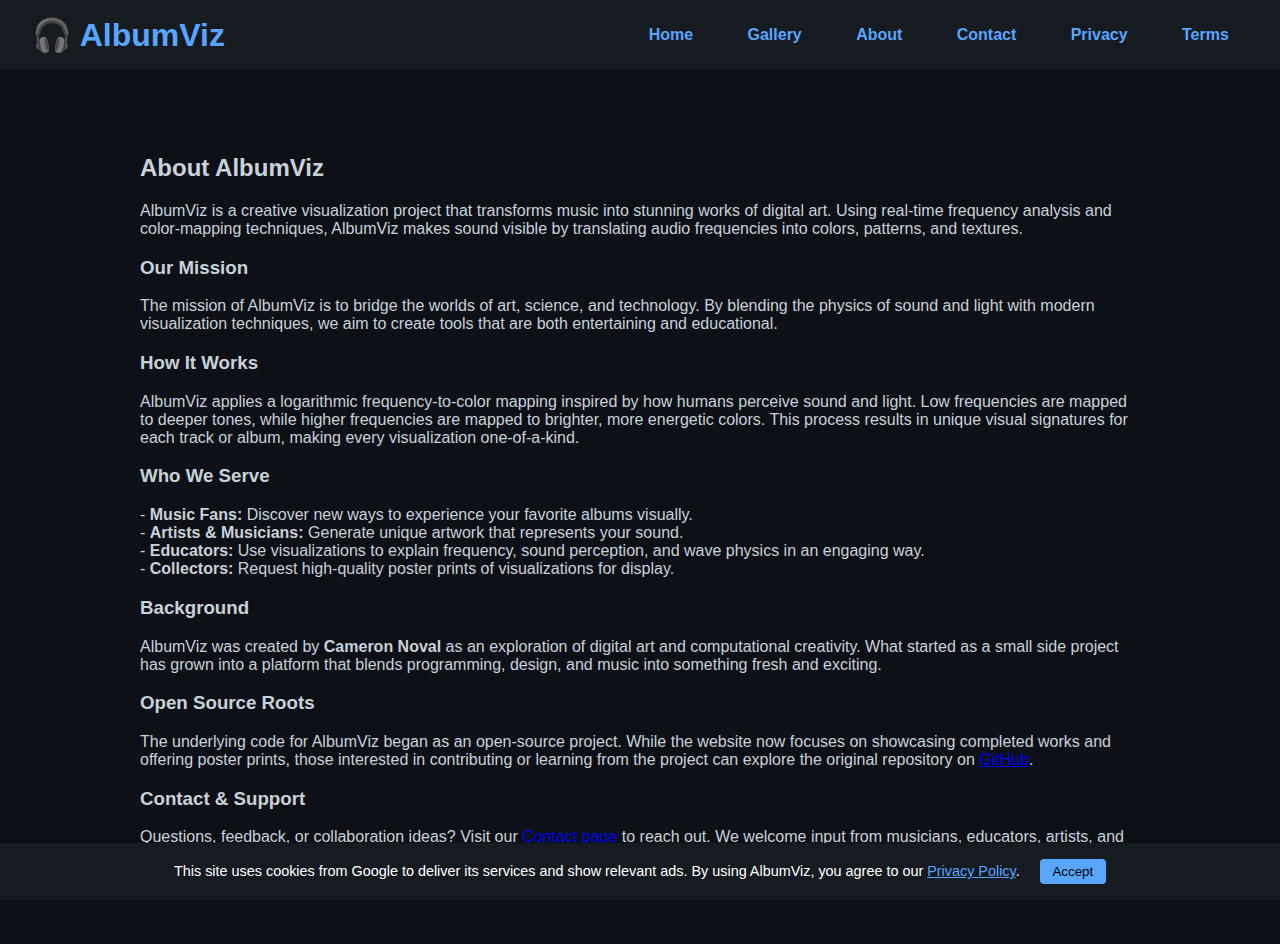
<file: about.html>
<!DOCTYPE html>
<html lang="en">
<head>
  <meta charset="UTF-8" />
  <meta name="viewport" content="width=device-width, initial-scale=1.0"/>
  <title>About - AlbumViz</title>
  <link rel="stylesheet" href="style.css" />
  <link rel="icon" type="image/x-icon" href="audioVisLogo.ico"> 
</head>
<body>

  <header>
    <h1>🎧 AlbumViz</h1>
    <nav>
      <a href="index.html">Home</a>
      <a href="examples.html">Gallery</a>
      <a href="about.html">About</a>
      <a href="contact.html">Contact</a>
      <a href="privacy.html">Privacy</a>
      <a href="tos.html">Terms</a>
    </nav>
  </header>

  <div class="container">
    <h2>About AlbumViz</h2>
    <p>
      AlbumViz is a creative visualization project that transforms music into stunning works of digital art. 
      Using real-time frequency analysis and color-mapping techniques, AlbumViz makes sound visible by translating audio frequencies into colors, patterns, and textures.
    </p>

    <h3>Our Mission</h3>
    <p>
      The mission of AlbumViz is to bridge the worlds of art, science, and technology. 
      By blending the physics of sound and light with modern visualization techniques, we aim to create tools that are both entertaining and educational.
    </p>

    <h3>How It Works</h3>
    <p>
      AlbumViz applies a logarithmic frequency-to-color mapping inspired by how humans perceive sound and light. 
      Low frequencies are mapped to deeper tones, while higher frequencies are mapped to brighter, more energetic colors. 
      This process results in unique visual signatures for each track or album, making every visualization one-of-a-kind.
    </p>

    <h3>Who We Serve</h3>
    <p>
      - <strong>Music Fans:</strong> Discover new ways to experience your favorite albums visually.<br>
      - <strong>Artists & Musicians:</strong> Generate unique artwork that represents your sound.<br>
      - <strong>Educators:</strong> Use visualizations to explain frequency, sound perception, and wave physics in an engaging way.<br>
      - <strong>Collectors:</strong> Request high-quality poster prints of visualizations for display.
    </p>

    <h3>Background</h3>
    <p>
      AlbumViz was created by <strong>Cameron Noval</strong> as an exploration of digital art and computational creativity. 
      What started as a small side project has grown into a platform that blends programming, design, and music into something fresh and exciting.
    </p>

    <h3>Open Source Roots</h3>
    <p>
      The underlying code for AlbumViz began as an open-source project. While the website now focuses on showcasing completed works and offering poster prints, 
      those interested in contributing or learning from the project can explore the original repository on 
      <a href="https://github.com/camnoval/audioVisualizer" target="_blank" rel="noopener">GitHub</a>.
    </p>

    <h3>Contact & Support</h3>
    <p>
      Questions, feedback, or collaboration ideas? Visit our <a href="contact.html">Contact page</a> to reach out.  
      We welcome input from musicians, educators, artists, and fans worldwide.
    </p>
  </div>

</body>


<!-- Cookie Consent Banner -->
<div id="cookie-banner" style="position: fixed; bottom: 0; left: 0; right: 0; background: #161b22; color: #fff; padding: 1rem; font-size: 0.9rem; text-align: center; z-index: 1000;">
  This site uses cookies from Google to deliver its services and show relevant ads. 
  By using AlbumViz, you agree to our 
  <a href="privacy.html" style="color: #58a6ff; text-decoration: underline;">Privacy Policy</a>.
  <button id="accept-cookies" style="margin-left: 1rem; padding: 0.3rem 0.8rem; border: none; border-radius: 4px; background: #58a6ff; color: #000; cursor: pointer;">Accept</button>
</div>

<script>
  document.getElementById('accept-cookies').addEventListener('click', function() {
    document.getElementById('cookie-banner').style.display = 'none';
    localStorage.setItem('cookiesAccepted', 'true');
  });

  if (localStorage.getItem('cookiesAccepted')) {
    document.getElementById('cookie-banner').style.display = 'none';
  }
</script>

</html>
</file>
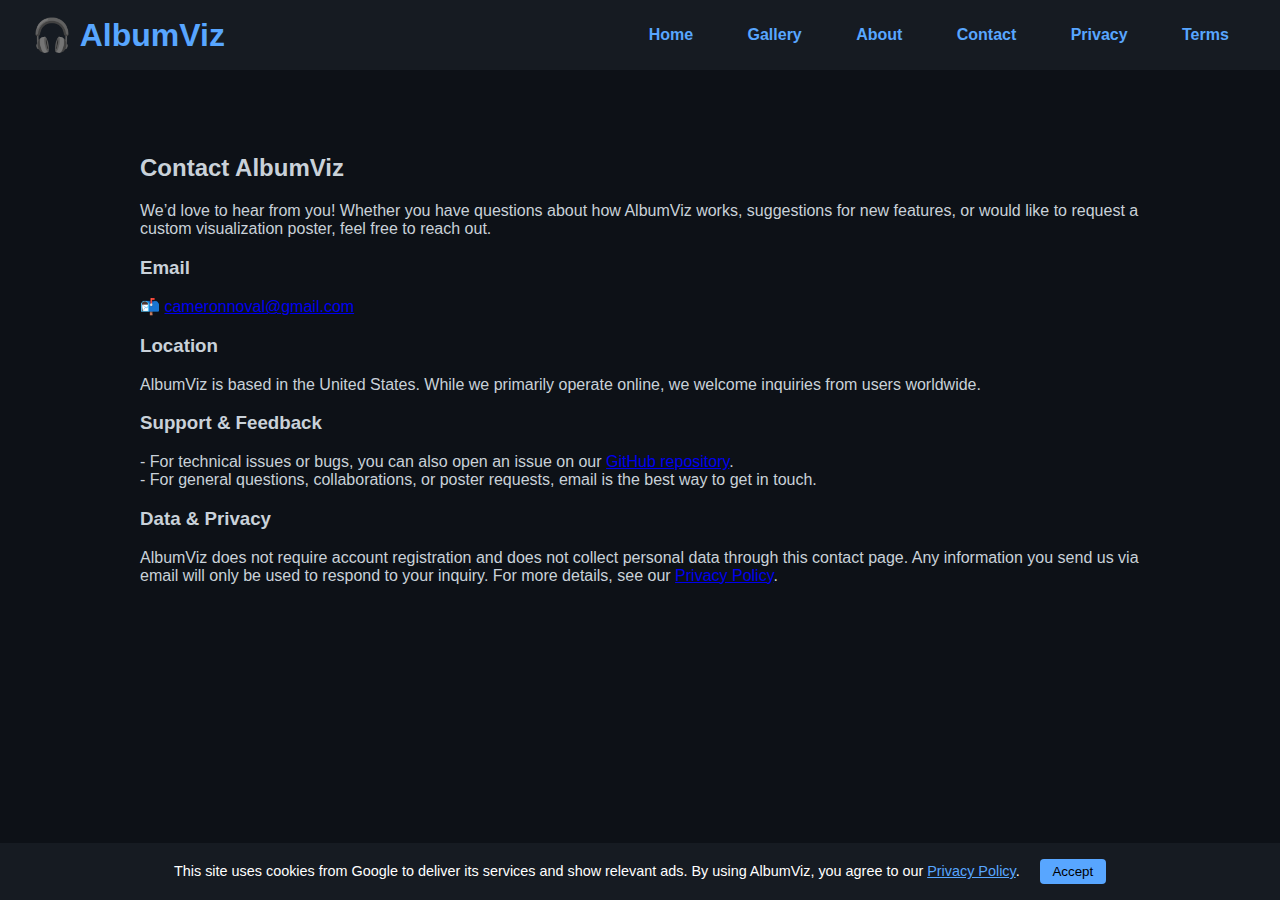
<file: contact.html>
<!DOCTYPE html>
<html lang="en">
<head>
  <meta charset="UTF-8" />
  <meta name="viewport" content="width=device-width, initial-scale=1.0"/>
  <title>Contact - AlbumViz</title>
  <link rel="stylesheet" href="style.css" />
  <link rel="icon" type="image/x-icon" href="audioVisLogo.ico"> 
</head>
<body>

  <header>
    <h1>🎧 AlbumViz</h1>
    <nav>
      <a href="index.html">Home</a>
      <a href="examples.html">Gallery</a>
      <a href="about.html">About</a>
      <a href="contact.html">Contact</a>
      <a href="privacy.html">Privacy</a>
      <a href="tos.html">Terms</a>
    </nav>
  </header>

  <div class="container">
    <h2>Contact AlbumViz</h2>
    <p>
      We’d love to hear from you! Whether you have questions about how AlbumViz works, suggestions for new features, or would like to request a custom visualization poster, feel free to reach out.
    </p>

    <h3>Email</h3>
    <p>
      📬 <a href="mailto:cameronnoval@gmail.com">cameronnoval@gmail.com</a>
    </p>

    <h3>Location</h3>
    <p>
      AlbumViz is based in the United States. While we primarily operate online, we welcome inquiries from users worldwide.
    </p>

    <h3>Support & Feedback</h3>
    <p>
      - For technical issues or bugs, you can also open an issue on our 
      <a href="https://github.com/camnoval/audioVisualizer" target="_blank" rel="noopener">GitHub repository</a>.<br>
      - For general questions, collaborations, or poster requests, email is the best way to get in touch.
    </p>

    <h3>Data & Privacy</h3>
    <p>
      AlbumViz does not require account registration and does not collect personal data through this contact page. 
      Any information you send us via email will only be used to respond to your inquiry. 
      For more details, see our <a href="privacy.html">Privacy Policy</a>.
    </p>
  </div>

</body>

<!-- Cookie Consent Banner -->
<div id="cookie-banner" style="position: fixed; bottom: 0; left: 0; right: 0; background: #161b22; color: #fff; padding: 1rem; font-size: 0.9rem; text-align: center; z-index: 1000;">
  This site uses cookies from Google to deliver its services and show relevant ads. 
  By using AlbumViz, you agree to our 
  <a href="privacy.html" style="color: #58a6ff; text-decoration: underline;">Privacy Policy</a>.
  <button id="accept-cookies" style="margin-left: 1rem; padding: 0.3rem 0.8rem; border: none; border-radius: 4px; background: #58a6ff; color: #000; cursor: pointer;">Accept</button>
</div>

<script>
  document.getElementById('accept-cookies').addEventListener('click', function() {
    document.getElementById('cookie-banner').style.display = 'none';
    localStorage.setItem('cookiesAccepted', 'true');
  });

  if (localStorage.getItem('cookiesAccepted')) {
    document.getElementById('cookie-banner').style.display = 'none';
  }
</script>

</html>
</file>
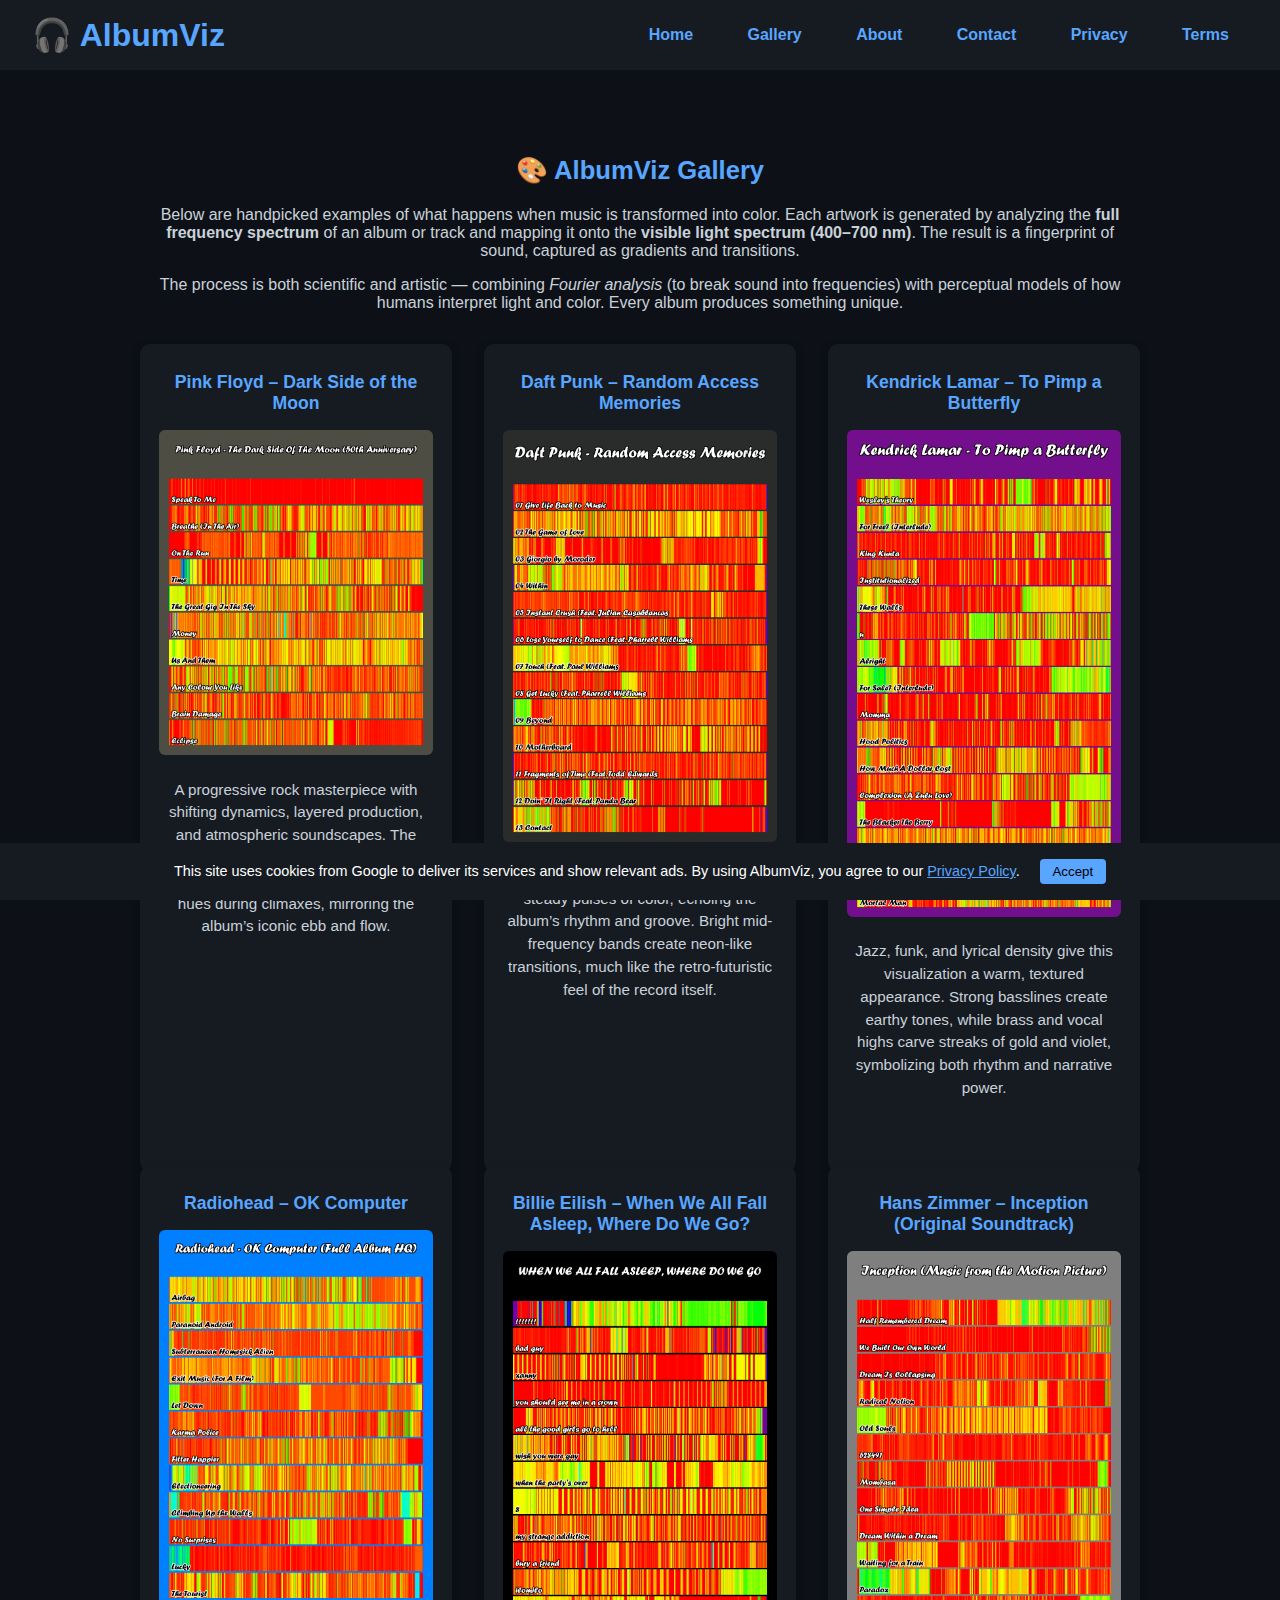
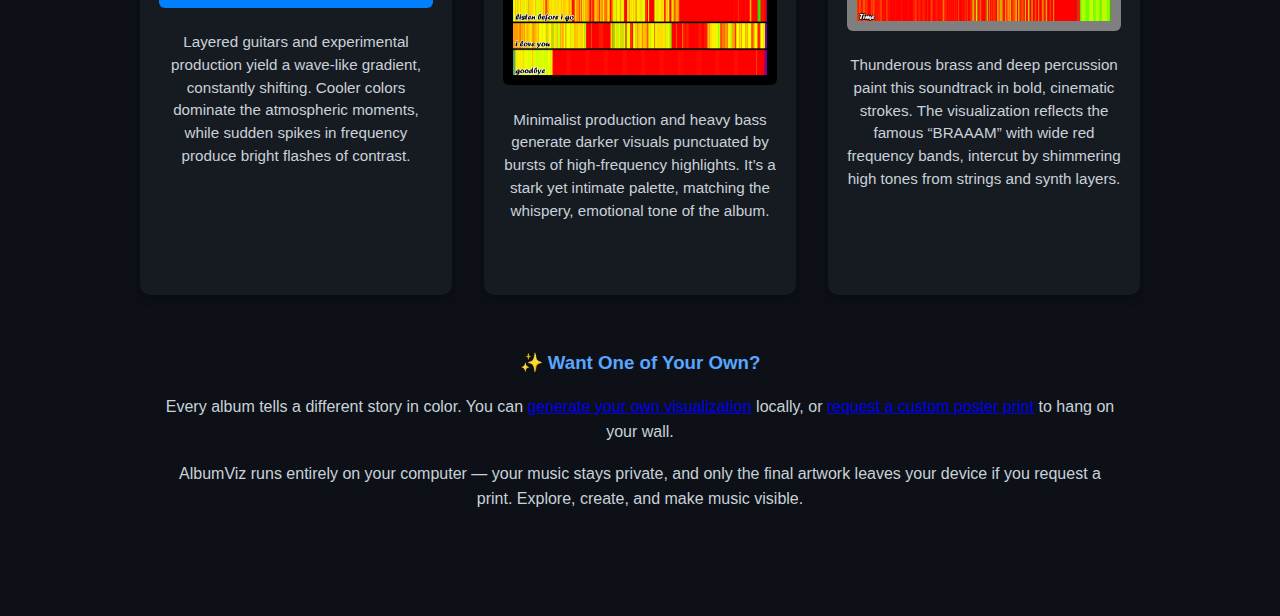
<file: examples.html>
<!DOCTYPE html>
<html lang="en">
<head>
  <meta charset="UTF-8" />
  <meta name="viewport" content="width=device-width, initial-scale=1.0"/>
  <title>AlbumViz Gallery – Examples of Music Visualization</title>
  <meta name="description" content="See examples of AlbumViz music visualizations: unique gradient artworks generated by converting sound frequencies into visible light colors." />
  <link rel="stylesheet" href="style.css" />
  <link rel="icon" type="image/x-icon" href="audioVisLogo.ico"> 
  <style>
    .grid {
      display: grid;
      grid-template-columns: repeat(auto-fit, minmax(280px, 1fr));
      gap: 2rem;
      margin-top: 2rem;
    }

    .grid-item {
      background: #161b22;
      padding: 1.2rem;
      border-radius: 10px;
      text-align: center;
      display: flex;
      flex-direction: column;
      height: 100%;
      box-shadow: 0 4px 10px rgba(0,0,0,0.4);
      transition: transform 0.2s ease, box-shadow 0.2s ease;
    }

    .grid-item:hover {
      transform: translateY(-4px);
      box-shadow: 0 8px 18px rgba(0,0,0,0.6);
    }

    .grid-item h3 {
      font-size: 1.1rem;
      color: #58a6ff;
      margin: 0.5rem 0 0.5rem 0;
    }

    .grid-item img {
      width: 100%;
      height: auto;
      border-radius: 6px;
      margin: 0.5rem 0;
    }

    .grid-item p {
      font-size: 0.95rem;
      color: #c9d1d9;
      line-height: 1.5;
    }

    .intro {
      text-align: center;
      margin-bottom: 2rem;
    }

    .intro h2 {
      font-size: 1.6rem;
      color: #58a6ff;
    }

    .outro {
      margin-top: 3rem;
      padding: 1.5rem;
      background: #0d1117;
      border-radius: 8px;
      text-align: center;
      line-height: 1.6;
    }

    .outro h3 {
      color: #58a6ff;
      margin-bottom: 0.5rem;
    }
  </style>
</head>
<body>

  <header>
    <h1>🎧 AlbumViz</h1>
    <nav>
      <a href="index.html">Home</a>
      <a href="examples.html" class="active">Gallery</a>
      <a href="about.html">About</a>
      <a href="contact.html">Contact</a>
      <a href="privacy.html">Privacy</a>
      <a href="tos.html">Terms</a>
    </nav>
  </header>

  <div class="container">

    <!-- Intro -->
    <div class="intro">
      <h2>🎨 AlbumViz Gallery</h2>
      <p>
        Below are handpicked examples of what happens when music is transformed into color. 
        Each artwork is generated by analyzing the <strong>full frequency spectrum</strong> of an album or track and mapping it onto the 
        <strong>visible light spectrum (400–700 nm)</strong>. The result is a fingerprint of sound, captured as gradients and transitions.
      </p>
      <p>
        The process is both scientific and artistic — combining <em>Fourier analysis</em> (to break sound into frequencies) with 
        perceptual models of how humans interpret light and color. Every album produces something unique.
      </p>
    </div>

    <!-- Gallery Grid -->
    <div class="grid">
      <div class="grid-item">
        <h3>Pink Floyd – Dark Side of the Moon</h3>
        <img src="demo/darkSideOfTheMoon.png" alt="Pink Floyd visualization">
        <p>
          A progressive rock masterpiece with shifting dynamics, layered production, and atmospheric soundscapes. 
          The visualization moves from deep reds of bass-driven passages to bursts of bright hues during climaxes, 
          mirroring the album’s iconic ebb and flow.
        </p>
      </div>

      <div class="grid-item">
        <h3>Daft Punk – Random Access Memories</h3>
        <img src="demo/ram.png" alt="Daft Punk visualization">
        <p>
          This electronic classic translates into steady pulses of color, echoing the album’s rhythm and groove. 
          Bright mid-frequency bands create neon-like transitions, much like the retro-futuristic feel of the record itself.
        </p>
      </div>

      <div class="grid-item">
        <h3>Kendrick Lamar – To Pimp a Butterfly</h3>
        <img src="demo/kendrick.png" alt="Kendrick Lamar visualization">
        <p>
          Jazz, funk, and lyrical density give this visualization a warm, textured appearance. 
          Strong basslines create earthy tones, while brass and vocal highs carve streaks of gold and violet, 
          symbolizing both rhythm and narrative power.
        </p>
      </div>

      <div class="grid-item">
        <h3>Radiohead – OK Computer</h3>
        <img src="demo/okcomputer.png" alt="Radiohead visualization">
        <p>
          Layered guitars and experimental production yield a wave-like gradient, constantly shifting. 
          Cooler colors dominate the atmospheric moments, while sudden spikes in frequency produce bright flashes of contrast.
        </p>
      </div>

      <div class="grid-item">
        <h3>Billie Eilish – When We All Fall Asleep, Where Do We Go?</h3>
        <img src="demo/billie.png" alt="Billie Eilish visualization">
        <p>
          Minimalist production and heavy bass generate darker visuals punctuated by bursts of high-frequency highlights. 
          It’s a stark yet intimate palette, matching the whispery, emotional tone of the album.
        </p>
      </div>

      <div class="grid-item">
        <h3>Hans Zimmer – Inception (Original Soundtrack)</h3>
        <img src="demo/inception.png" alt="Hans Zimmer visualization">
        <p>
          Thunderous brass and deep percussion paint this soundtrack in bold, cinematic strokes. 
          The visualization reflects the famous “BRAAAM” with wide red frequency bands, intercut by shimmering high tones from strings and synth layers.
        </p>
      </div>
    </div>

    <!-- Outro / CTA -->
    <div class="outro">
      <h3>✨ Want One of Your Own?</h3>
      <p>
        Every album tells a different story in color. You can <a href="create.html">generate your own visualization</a> locally, 
        or <a href="mailto:cameron.noval@gmail.com?subject=AlbumViz Print Request">request a custom poster print</a> 
        to hang on your wall.
      </p>
      <p>
        AlbumViz runs entirely on your computer — your music stays private, and only the final artwork leaves your device if you request a print. 
        Explore, create, and make music visible.
      </p>
    </div>

  </div>

</body>

<!-- Cookie Consent Banner -->
<div id="cookie-banner" style="position: fixed; bottom: 0; left: 0; right: 0; background: #161b22; color: #fff; padding: 1rem; font-size: 0.9rem; text-align: center; z-index: 1000;">
  This site uses cookies from Google to deliver its services and show relevant ads. 
  By using AlbumViz, you agree to our 
  <a href="privacy.html" style="color: #58a6ff; text-decoration: underline;">Privacy Policy</a>.
  <button id="accept-cookies" style="margin-left: 1rem; padding: 0.3rem 0.8rem; border: none; border-radius: 4px; background: #58a6ff; color: #000; cursor: pointer;">Accept</button>
</div>

<script>
  document.getElementById('accept-cookies').addEventListener('click', function() {
    document.getElementById('cookie-banner').style.display = 'none';
    localStorage.setItem('cookiesAccepted', 'true');
  });

  if (localStorage.getItem('cookiesAccepted')) {
    document.getElementById('cookie-banner').style.display = 'none';
  }
</script>

</html>
</file>
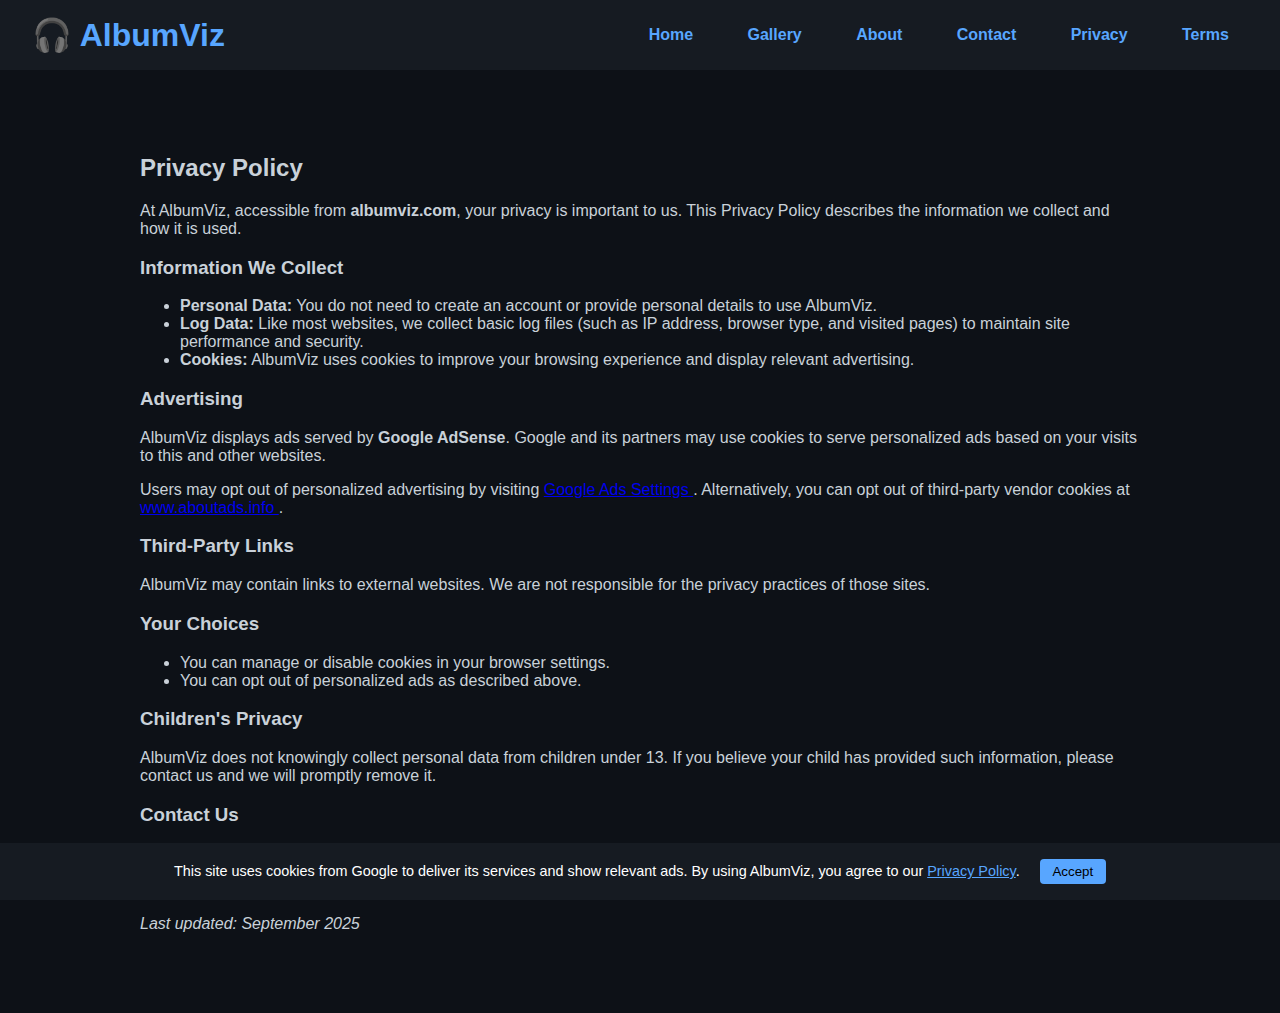
<file: privacy.html>
<!DOCTYPE html>
<html lang="en">
<head>
  <meta charset="UTF-8" />
  <meta name="viewport" content="width=device-width, initial-scale=1.0"/>
  <title>Privacy Policy - AlbumViz</title>
  <link rel="stylesheet" href="style.css" />
  <link rel="icon" type="image/x-icon" href="audioVisLogo.ico"> 
</head>
<body>

  <header>
    <h1>🎧 AlbumViz</h1>
    <nav>
      <a href="index.html">Home</a>
      <a href="examples.html">Gallery</a>
      <a href="about.html">About</a>
      <a href="contact.html">Contact</a>
      <a href="privacy.html">Privacy</a>
      <a href="tos.html">Terms</a>
    </nav>
  </header>

  <div class="container">
    <h2>Privacy Policy</h2>
    <p>
      At AlbumViz, accessible from <strong>albumviz.com</strong>, your privacy is important to us.
      This Privacy Policy describes the information we collect and how it is used.
    </p>

    <h3>Information We Collect</h3>
    <ul>
      <li><strong>Personal Data:</strong> You do not need to create an account or provide personal details to use AlbumViz.</li>
      <li><strong>Log Data:</strong> Like most websites, we collect basic log files (such as IP address, browser type, and visited pages) to maintain site performance and security.</li>
      <li><strong>Cookies:</strong> AlbumViz uses cookies to improve your browsing experience and display relevant advertising.</li>
    </ul>

    <h3>Advertising</h3>
    <p>
      AlbumViz displays ads served by <strong>Google AdSense</strong>. Google and its partners may use cookies to serve personalized ads based on your visits to this and other websites.
    </p>
    <p>
      Users may opt out of personalized advertising by visiting 
      <a href="https://www.google.com/settings/ads/" target="_blank" rel="noopener">
        Google Ads Settings
      </a>. 
      Alternatively, you can opt out of third-party vendor cookies at 
      <a href="https://www.aboutads.info" target="_blank" rel="noopener">
        www.aboutads.info
      </a>.
    </p>

    <h3>Third-Party Links</h3>
    <p>
      AlbumViz may contain links to external websites. We are not responsible for the privacy practices of those sites.
    </p>

    <h3>Your Choices</h3>
    <ul>
      <li>You can manage or disable cookies in your browser settings.</li>
      <li>You can opt out of personalized ads as described above.</li>
    </ul>

    <h3>Children's Privacy</h3>
    <p>
      AlbumViz does not knowingly collect personal data from children under 13. If you believe your child has provided such information, please contact us and we will promptly remove it.
    </p>

    <h3>Contact Us</h3>
    <p>
      If you have any questions about this Privacy Policy, please contact us at:
      <br>
      📬 <a href="mailto:cameronnoval@gmail.com">cameronnoval@gmail.com</a>
      <br>
      United States
    </p>

    <p><em>Last updated: September 2025</em></p>
  </div>

</body>

<!-- Cookie Consent Banner -->
<div id="cookie-banner" style="position: fixed; bottom: 0; left: 0; right: 0; background: #161b22; color: #fff; padding: 1rem; font-size: 0.9rem; text-align: center; z-index: 1000;">
  This site uses cookies from Google to deliver its services and show relevant ads. 
  By using AlbumViz, you agree to our 
  <a href="privacy.html" style="color: #58a6ff; text-decoration: underline;">Privacy Policy</a>.
  <button id="accept-cookies" style="margin-left: 1rem; padding: 0.3rem 0.8rem; border: none; border-radius: 4px; background: #58a6ff; color: #000; cursor: pointer;">Accept</button>
</div>

<script>
  document.getElementById('accept-cookies').addEventListener('click', function() {
    document.getElementById('cookie-banner').style.display = 'none';
    localStorage.setItem('cookiesAccepted', 'true');
  });

  if (localStorage.getItem('cookiesAccepted')) {
    document.getElementById('cookie-banner').style.display = 'none';
  }
</script>

</html>
</file>
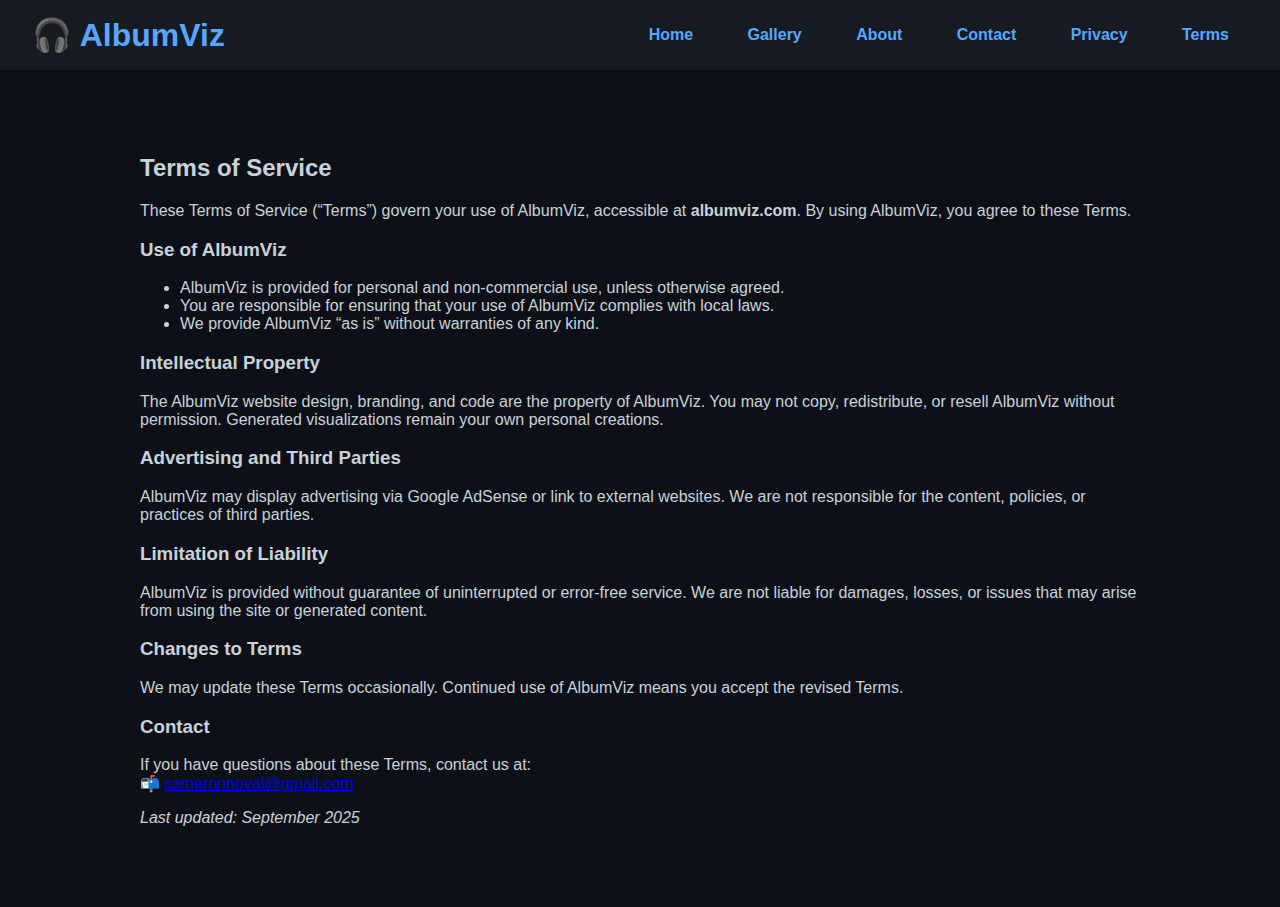
<file: tos.html>
<!DOCTYPE html>
<html lang="en">
<head>
  <meta charset="UTF-8" />
  <meta name="viewport" content="width=device-width, initial-scale=1.0"/>
  <title>Terms of Service - AlbumViz</title>
  <link rel="stylesheet" href="style.css" />
  <link rel="icon" type="image/x-icon" href="audioVisLogo.ico"> 
</head>
<body>

  <header>
    <h1>🎧 AlbumViz</h1>
    <nav>
      <a href="index.html">Home</a>
      <a href="examples.html">Gallery</a>
      <a href="about.html">About</a>
      <a href="contact.html">Contact</a>
      <a href="privacy.html">Privacy</a>
      <a href="tos.html">Terms</a>
    </nav>
  </header>

  <div class="container">
    <h2>Terms of Service</h2>
    <p>
      These Terms of Service (“Terms”) govern your use of AlbumViz, accessible at <strong>albumviz.com</strong>. 
      By using AlbumViz, you agree to these Terms.
    </p>

    <h3>Use of AlbumViz</h3>
    <ul>
      <li>AlbumViz is provided for personal and non-commercial use, unless otherwise agreed.</li>
      <li>You are responsible for ensuring that your use of AlbumViz complies with local laws.</li>
      <li>We provide AlbumViz “as is” without warranties of any kind.</li>
    </ul>

    <h3>Intellectual Property</h3>
    <p>
      The AlbumViz website design, branding, and code are the property of AlbumViz. 
      You may not copy, redistribute, or resell AlbumViz without permission. 
      Generated visualizations remain your own personal creations.
    </p>

    <h3>Advertising and Third Parties</h3>
    <p>
      AlbumViz may display advertising via Google AdSense or link to external websites. 
      We are not responsible for the content, policies, or practices of third parties.
    </p>

    <h3>Limitation of Liability</h3>
    <p>
      AlbumViz is provided without guarantee of uninterrupted or error-free service. 
      We are not liable for damages, losses, or issues that may arise from using the site or generated content.
    </p>

    <h3>Changes to Terms</h3>
    <p>
      We may update these Terms occasionally. Continued use of AlbumViz means you accept the revised Terms.
    </p>

    <h3>Contact</h3>
    <p>
      If you have questions about these Terms, contact us at:
      <br>📬 <a href="mailto:cameronnoval@gmail.com">cameronnoval@gmail.com</a>
    </p>

    <p><em>Last updated: September 2025</em></p>
  </div>

</body>
</html>
</file>
<file: style.css>
/* General page styles */
body {
    font-family: 'Segoe UI', sans-serif;
    background: #0d1117;
    color: #c9d1d9;
    margin: 0;
}

/* Header styling */
header {
    background: #161b22;
    padding: 1rem 2rem;
    display: flex;
    justify-content: space-between;
    align-items: center;
    flex-wrap: nowrap; /* Prevent wrapping on desktop */
}

/* Logo styles */
header h1 {
    margin: 0;
    color: #58a6ff;
    white-space: nowrap; /* Keep logo on one line */
}

/* Navigation styles */
nav {
    display: flex;
    gap: 1rem; /* Space between links */
    flex-wrap: nowrap; /* Keep nav links on one line */
}

nav a {
    color: #58a6ff;
    text-decoration: none;
    font-weight: bold;
    white-space: nowrap;
    transition: color 0.3s ease;
    padding: 0.5rem 1.2rem;
    border-radius: 5px;
}

nav a:hover,
nav a:focus {
    color: #fff;
    background: #1f6feb;
}

/* Container for page content */
.container {
    max-width: 1000px; /* Wider max-width on desktop */
    margin: 2rem auto;
    padding: 2rem;
}

/* Mobile styles */
@media (max-width: 600px) {
    /* Allow header to wrap */
    header {
        flex-wrap: wrap;
        padding: 1rem 1rem;
    }

    /* Stack nav links vertically as big buttons */
    nav {
        flex-direction: column;
        gap: 0.7rem;
        width: 100%; /* full width nav */
        align-items: stretch;
        margin-top: 1rem;
    }

    nav a {
        display: block;
        width: 100%;
        background: #21262d;
        color: #58a6ff;
        padding: 1rem 0;
        text-align: center;
        font-size: 1.1rem;
        border-radius: 8px;
        margin: 0;
        box-sizing: border-box;
        border: 2px solid #30363d;
        transition: background 0.2s, color 0.2s;
    }

    nav a:hover,
    nav a:focus {
        background: #1f6feb;
        color: #fff;
    }

    /* Smaller padding on container */
    .container {
        padding: 1rem;
        margin: 1rem auto;
    }
}

.btn {
    display: inline-block;
    background: #238636;
    color: white;
    padding: 10px 20px;
    border-radius: 5px;
    margin-top: 1rem;
    text-decoration: none;
    font-weight: bold;
    transition: background-color 0.3s ease;
}

.btn:hover,
.btn:focus {
    background: #2ea043;
}
</file>
